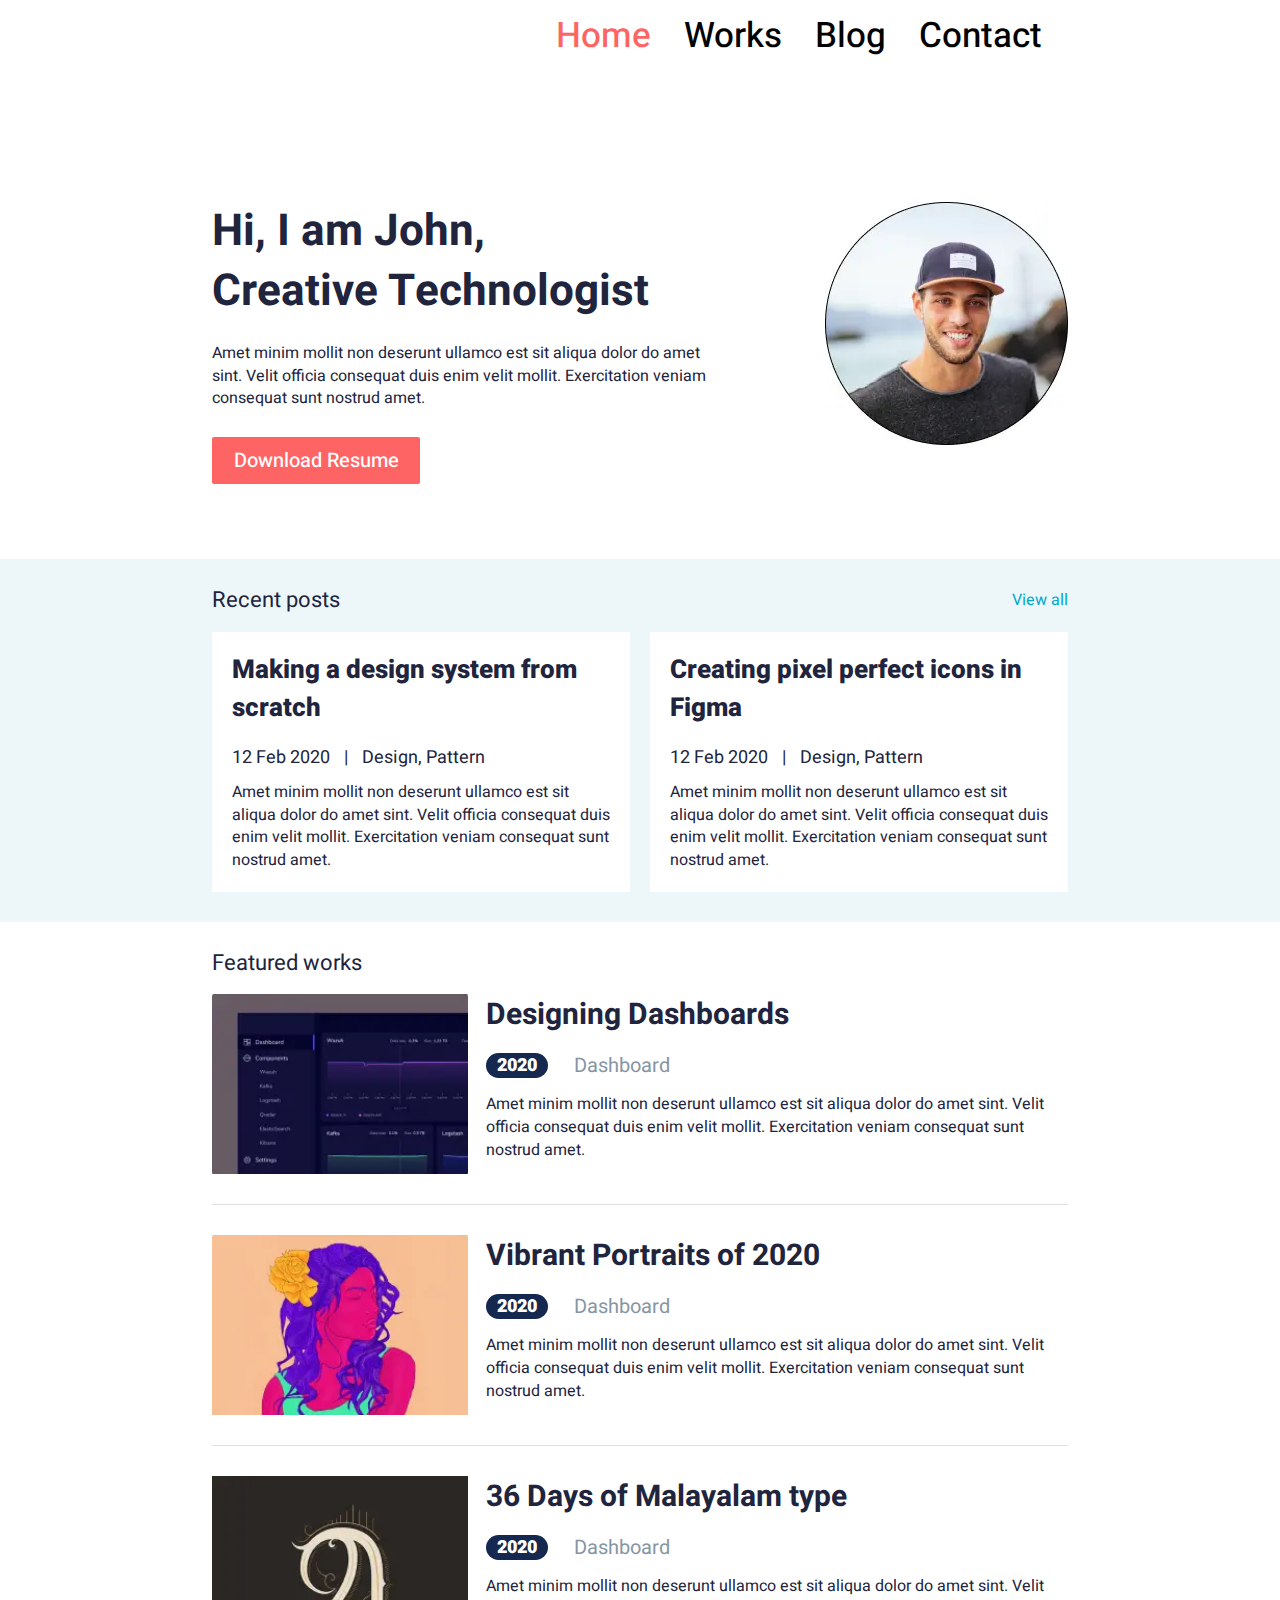
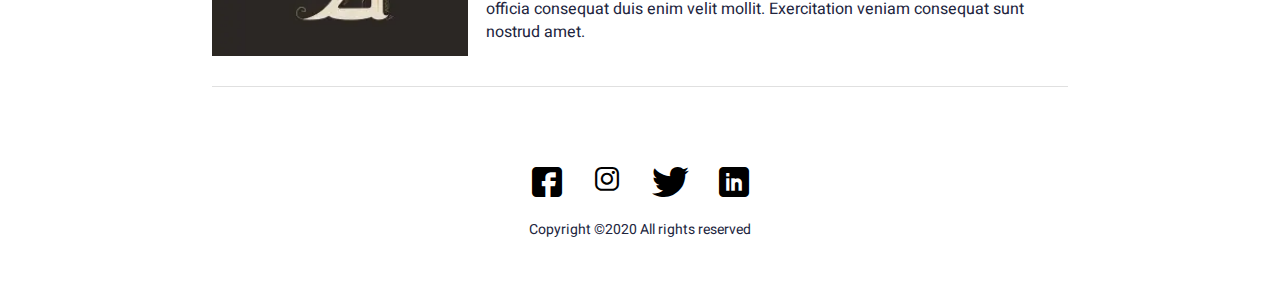
<file: index.html>
<!DOCTYPE html><html lang="en">  <head>    <title>HomePage</title>    <meta http-equiv="Content-type" content="text/html;charset=UTF-8" />    <meta name="format-detection" content="telephone=no">    <meta http-equiv="X-UA-Compatible" content="IE=edge">    <meta name="viewport" content="width=device-width, initial-scale=1.0, maximum-scale=1.0, user-scalable=0" />    <link rel="stylesheet" href="css/style.min.css">    <link rel="shortcut icon" href="favicon.ico"></head>  <body id="body">    <div class="wrapper">      <header class="header">  <div class="header__content">    <div class="header__menu menu">			<div class="menu__icon icon-menu">				<span></span>				<span></span>				<span></span>			</div>			<nav class="menu__body" >				<ul class="menu__list">					<li class="menu__item"><a href="index.html" class="menu__link _active" target="_self">Home</a></li>					<li class="menu__item"><a href="works.html" class="menu__link " target="_self">Works</a></li>					<li class="menu__item"><a href="blog.html" class="menu__link " target="_self">Blog</a></li>					<li class="menu__item"><a href="#" class="menu__link " target="_self">Contact</a></li>				</ul>			</nav>		</div>  		</div></header>      <main class="page">        <section class="hello">          <div class="hello__container _container">            <div class="hello__content">              <h1 class="hello__title title">Hi, I am John,<br>                Creative Technologist</h1>                <p class="hello__text text">Amet minim mollit non deserunt ullamco est sit aliqua dolor do amet sint. Velit officia consequat duis enim velit mollit. Exercitation veniam consequat sunt nostrud amet.</p>                <a href="#" class="hello__btn btn">Download Resume</a>            </div>              <picture><source srcset="img/header.webp" type="image/webp"><img src="img/header.jpg" alt="mainScreenAvatar" class="hello__avatar"></picture>          </div>          </section>        <section class="recent-posts">          <div class="recent-posts__container _container">            <div class="recent-posts__header">              <div class="recent-posts__title title-posts">Recent posts</div>              <a href="#" class="recent-posts__view-all">View all</a>            </div>            <div class="recent-posts__items">              <div class="recent-posts__column">                <article class="recent-posts__item recent-item">                  <h3 class="recent-item__title">Making a design system from scratch</h3>                  <div class="recent-item__info">12 Feb 2020 <span>|</span> Design, Pattern</div>                  <div class="recent-item__text text">Amet minim mollit non deserunt ullamco est sit aliqua dolor do amet sint. Velit officia consequat duis enim velit mollit. Exercitation veniam consequat sunt nostrud amet.</div>                </article>              </div>              <div class="recent-posts__column">                <article class="recent-posts__item recent-item">                  <h3 class="recent-item__title">Creating pixel perfect icons in Figma</h3>                  <div class="recent-item__info">12 Feb 2020 <span>|</span> Design, Pattern</div>                  <div class="recent-item__text text">Amet minim mollit non deserunt ullamco est sit aliqua dolor do amet sint. Velit officia consequat duis enim velit mollit. Exercitation veniam consequat sunt nostrud amet.</div>                </article>              </div>            </div>          </div>        </section>        <section class="featured-works">          <div class="featured-works__container _container">            <div class="featured-works__title title-posts">Featured works</div>            <div class="featured-works__items works">              <article class="featured-works__item works__item">                <a href="article.html" class="works__img _ibg">                  <picture><source srcset="img/content/worksOne.webp" type="image/webp"><img src="img/content/worksOne.jpg" alt="Work #1"></picture>                </a>                <div class="works__content">                  <div class="works__title">Designing Dashboards</div>                  <div class="works__info">                    <div class="works__year">2020</div>                    <div class="works__category">Dashboard</div>                  </div>                  <div class="works__text text">Amet minim mollit non deserunt ullamco est sit aliqua dolor do amet sint. Velit officia consequat duis enim velit mollit. Exercitation veniam consequat sunt nostrud amet.</div>                </div>              </article>              <article class="featured-works__item works__item">                <a href="#" class="works__img _ibg">                  <picture><source srcset="img/content/worksTwo.webp" type="image/webp"><img src="img/content/worksTwo.jpg" alt="Work #2"></picture>                </a>                <div class="works__content">                  <div class="works__title">Vibrant Portraits of 2020</div>                  <div class="works__info">                    <div class="works__year">2020</div>                    <div class="works__category">Dashboard</div>                  </div>                  <div class="works__text text">Amet minim mollit non deserunt ullamco est sit aliqua dolor do amet sint. Velit officia consequat duis enim velit mollit. Exercitation veniam consequat sunt nostrud amet.</div>                </div>              </article>              <article class="featured-works__item works__item">                <a href="#" class="works__img _ibg">                  <picture><source srcset="img/content/worksThree.webp" type="image/webp"><img src="img/content/worksThree.jpg" alt="Work #3"></picture>                </a>                <div class="works__content">                  <div class="works__title">36 Days of Malayalam type</div>                  <div class="works__info">                    <div class="works__year">2020</div>                    <div class="works__category">Dashboard</div>                  </div>                  <div class="works__text text">Amet minim mollit non deserunt ullamco est sit aliqua dolor do amet sint. Velit officia consequat duis enim velit mollit. Exercitation veniam consequat sunt nostrud amet.</div>                </div>              </article>            </div>          </div>        </section>      </main>      <footer class="footer">  <div class="footer__container _container">    <div class="footer__social social">      <a href="#" class="social__item _icon-facebook"></a>      <a href="#" class="social__item _icon-instagram"></a>      <a href="#" class="social__item _icon-twitter"></a>      <a href="#" class="social__item _icon-in"></a>  </div>  </div>  <div class="footer__copy">Copyright ©2020 All rights reserved </div></footer>    </div>    <script src="js/main.min.js"></script>  </body>      </div></html>
</file>
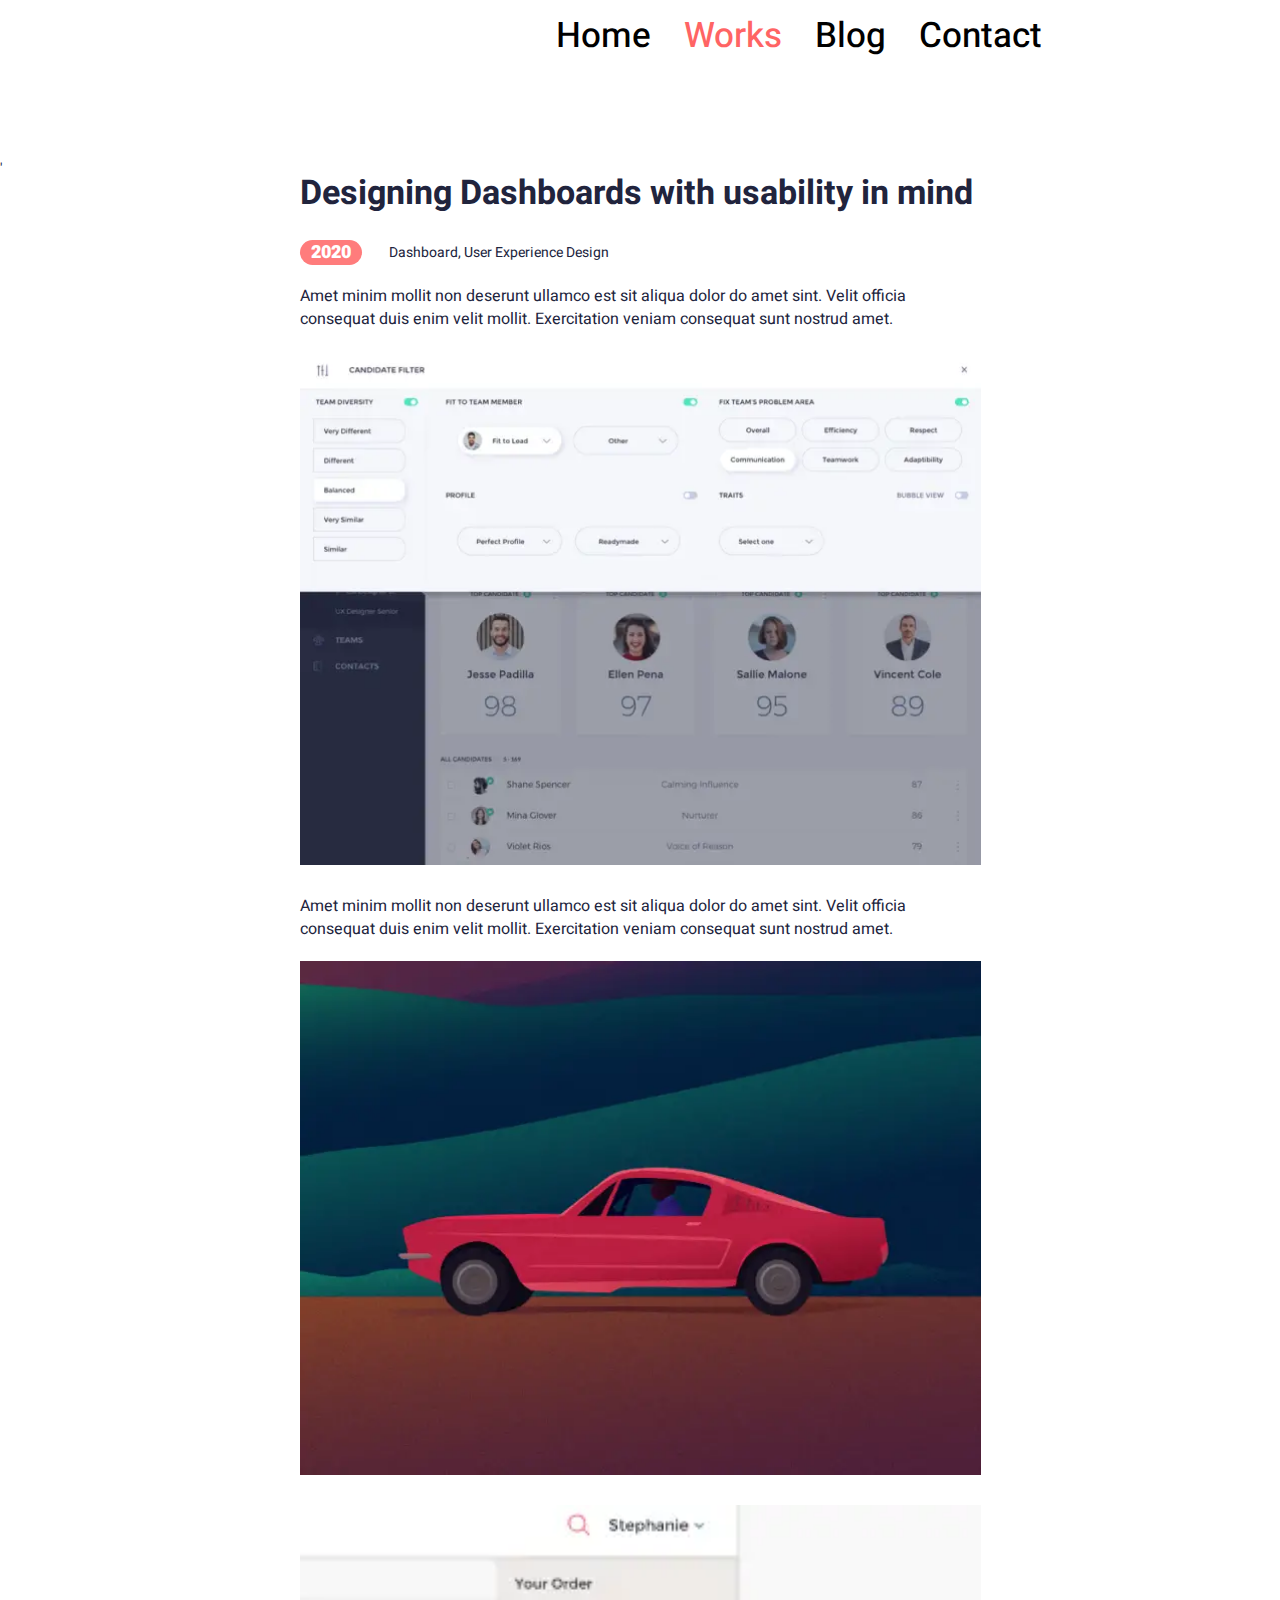
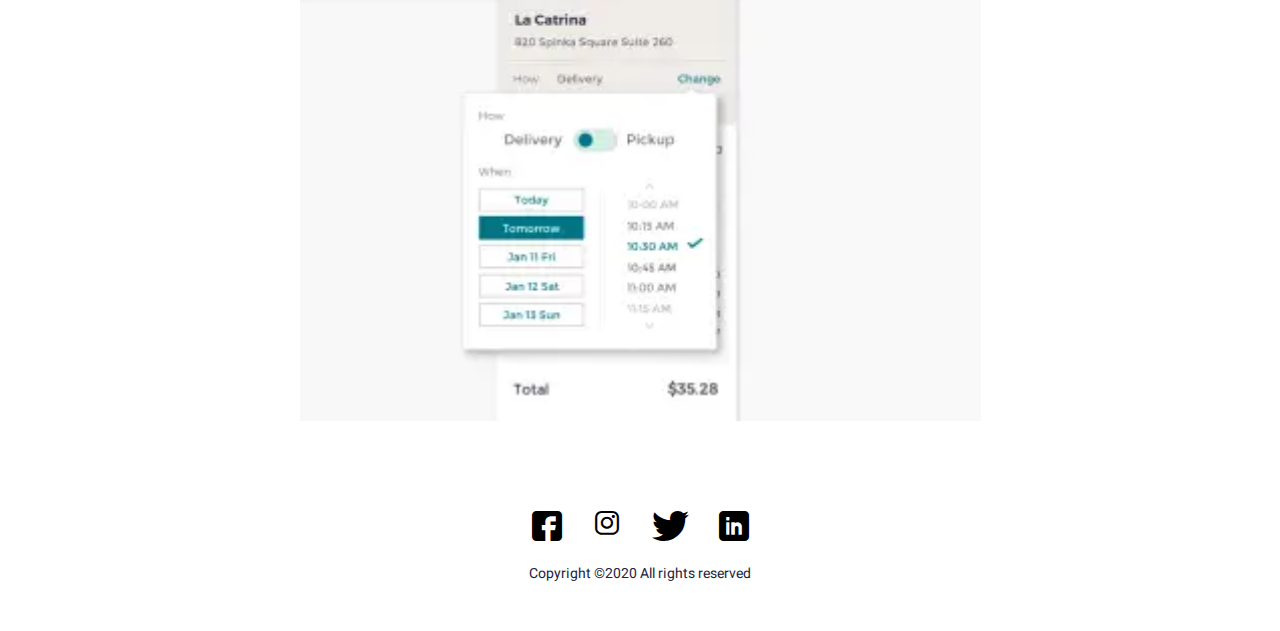
<file: article.html>
<!DOCTYPE html><html lang="en">	<head>    <title>Article</title>    <meta http-equiv="Content-type" content="text/html;charset=UTF-8" />    <meta name="format-detection" content="telephone=no">    <meta http-equiv="X-UA-Compatible" content="IE=edge">    <meta name="viewport" content="width=device-width, initial-scale=1.0, maximum-scale=1.0, user-scalable=0" />    <link rel="stylesheet" href="css/style.min.css">    <link rel="shortcut icon" href="favicon.ico"></head>	<body id="body">		<div class="wrapper">			<header class="header">  <div class="header__content">    <div class="header__menu menu">			<div class="menu__icon icon-menu">				<span></span>				<span></span>				<span></span>			</div>			<nav class="menu__body" >				<ul class="menu__list">					<li class="menu__item"><a href="index.html" class="menu__link " target="_self">Home</a></li>					<li class="menu__item"><a href="works.html" class="menu__link _active" target="_self">Works</a></li>					<li class="menu__item"><a href="blog.html" class="menu__link " target="_self">Blog</a></li>					<li class="menu__item"><a href="#" class="menu__link " target="_self">Contact</a></li>				</ul>			</nav>		</div>  		</div></header>			<main class="page">				<div class="article">'					<div class="article__container">						<h1 class="article__title ">Designing Dashboards with usability in mind</h1>						<div class="article__info">							<div class="article__year">2020</div>							<div class="article__category">Dashboard, User Experience Design</div>						</div>						<div class="article__text text">							<p>								Amet minim mollit non deserunt ullamco est sit aliqua dolor do amet sint. Velit officia consequat duis enim velit mollit. Exercitation veniam consequat sunt nostrud amet.							</p>							<picture><source srcset="img/article/first.webp" type="image/webp"><img src="img/article/first.jpg" alt=""></picture>							<p>								Amet minim mollit non deserunt ullamco est sit aliqua dolor do amet sint. Velit officia consequat duis enim velit mollit. Exercitation veniam consequat sunt nostrud amet.							</p>							<picture><source srcset="img/article/second.webp" type="image/webp"><img src="img/article/second.jpg" alt=""></picture>							<picture><source srcset="img/article/third.webp" type="image/webp"><img src="img/article/third.jpg" alt=""></picture>						</div>					</div>				</div>			</main>			<footer class="footer">  <div class="footer__container _container">    <div class="footer__social social">      <a href="#" class="social__item _icon-facebook"></a>      <a href="#" class="social__item _icon-instagram"></a>      <a href="#" class="social__item _icon-twitter"></a>      <a href="#" class="social__item _icon-in"></a>  </div>  </div>  <div class="footer__copy">Copyright ©2020 All rights reserved </div></footer>		</div>		<script src="js/main.min.js"></script>	</body>			</div></html>
</file>
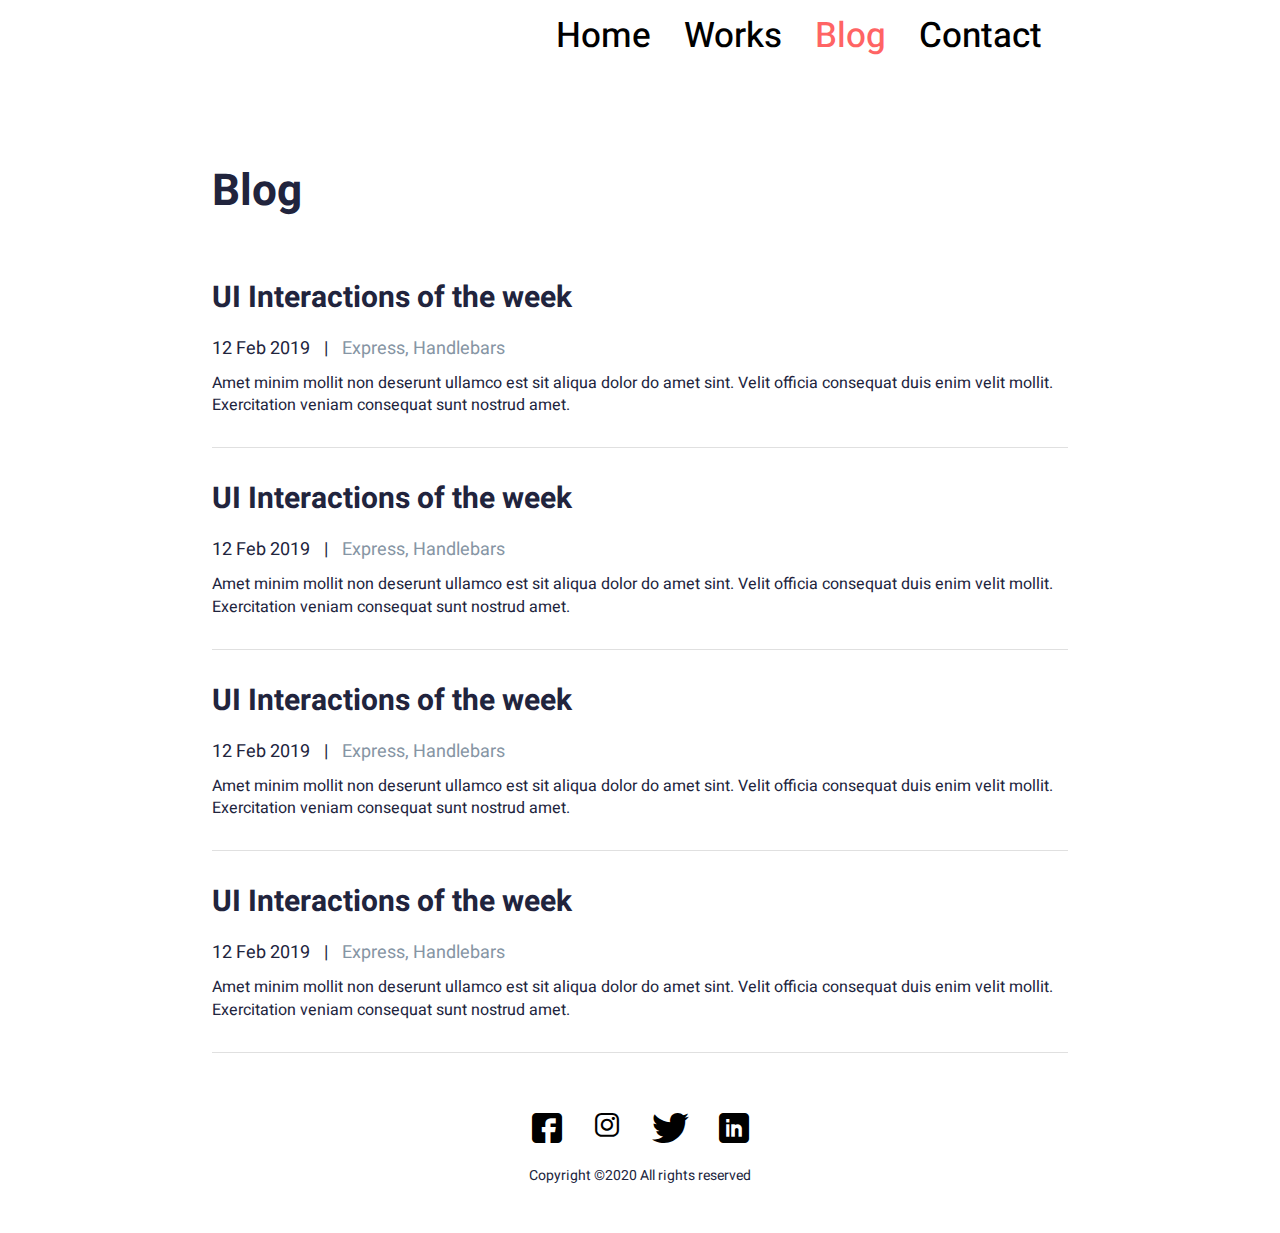
<file: blog.html>
<!DOCTYPE html><html lang="en">  <head>    <title>Blog</title>    <meta http-equiv="Content-type" content="text/html;charset=UTF-8" />    <meta name="format-detection" content="telephone=no">    <meta http-equiv="X-UA-Compatible" content="IE=edge">    <meta name="viewport" content="width=device-width, initial-scale=1.0, maximum-scale=1.0, user-scalable=0" />    <link rel="stylesheet" href="css/style.min.css">    <link rel="shortcut icon" href="favicon.ico"></head>  <body id="body">    <div class="wrapper">      <header class="header">  <div class="header__content">    <div class="header__menu menu">			<div class="menu__icon icon-menu">				<span></span>				<span></span>				<span></span>			</div>			<nav class="menu__body" >				<ul class="menu__list">					<li class="menu__item"><a href="index.html" class="menu__link " target="_self">Home</a></li>					<li class="menu__item"><a href="works.html" class="menu__link " target="_self">Works</a></li>					<li class="menu__item"><a href="blog.html" class="menu__link _active" target="_self">Blog</a></li>					<li class="menu__item"><a href="#" class="menu__link " target="_self">Contact</a></li>				</ul>			</nav>		</div>  		</div></header>      <main class="page">        <section class="blog">          <div class="blog__container _container">            <h1 class="blog__title title">Blog</h1>            <div class="blog__items">              <article class="blog__item blog-item">                  <a class="blog-item__title">UI Interactions of the week</a>                  <div class="blog-item__info">12 Feb 2019 <span>|</span> <span>Express, Handlebars</span></div>                  <div class="blog-item__text text">Amet minim mollit non deserunt ullamco est sit aliqua dolor do amet sint. Velit officia consequat duis enim velit mollit. Exercitation veniam consequat sunt nostrud amet.</div>              </article>              <article class="blog__item blog-item">                <a class="blog-item__title">UI Interactions of the week</a>                <div class="blog-item__info">12 Feb 2019 <span>|</span> <span>Express, Handlebars</span></div>                <div class="blog-item__text text">Amet minim mollit non deserunt ullamco est sit aliqua dolor do amet sint. Velit officia consequat duis enim velit mollit. Exercitation veniam consequat sunt nostrud amet.</div>            </article>            <article class="blog__item blog-item">              <a class="blog-item__title">UI Interactions of the week</a>              <div class="blog-item__info">12 Feb 2019 <span>|</span> <span>Express, Handlebars</span></div>              <div class="blog-item__text text">Amet minim mollit non deserunt ullamco est sit aliqua dolor do amet sint. Velit officia consequat duis enim velit mollit. Exercitation veniam consequat sunt nostrud amet.</div>          </article>          <article class="blog__item blog-item">            <a class="blog-item__title">UI Interactions of the week</a>            <div class="blog-item__info">12 Feb 2019 <span>|</span> <span>Express, Handlebars</span></div>            <div class="blog-item__text text">Amet minim mollit non deserunt ullamco est sit aliqua dolor do amet sint. Velit officia consequat duis enim velit mollit. Exercitation veniam consequat sunt nostrud amet.</div>        </article>            </div>          </div>        </section>      </main>      <footer class="footer">  <div class="footer__container _container">    <div class="footer__social social">      <a href="#" class="social__item _icon-facebook"></a>      <a href="#" class="social__item _icon-instagram"></a>      <a href="#" class="social__item _icon-twitter"></a>      <a href="#" class="social__item _icon-in"></a>  </div>  </div>  <div class="footer__copy">Copyright ©2020 All rights reserved </div></footer>    </div>    <script src="js/main.min.js"></script>  </body>      </div></html>
</file>
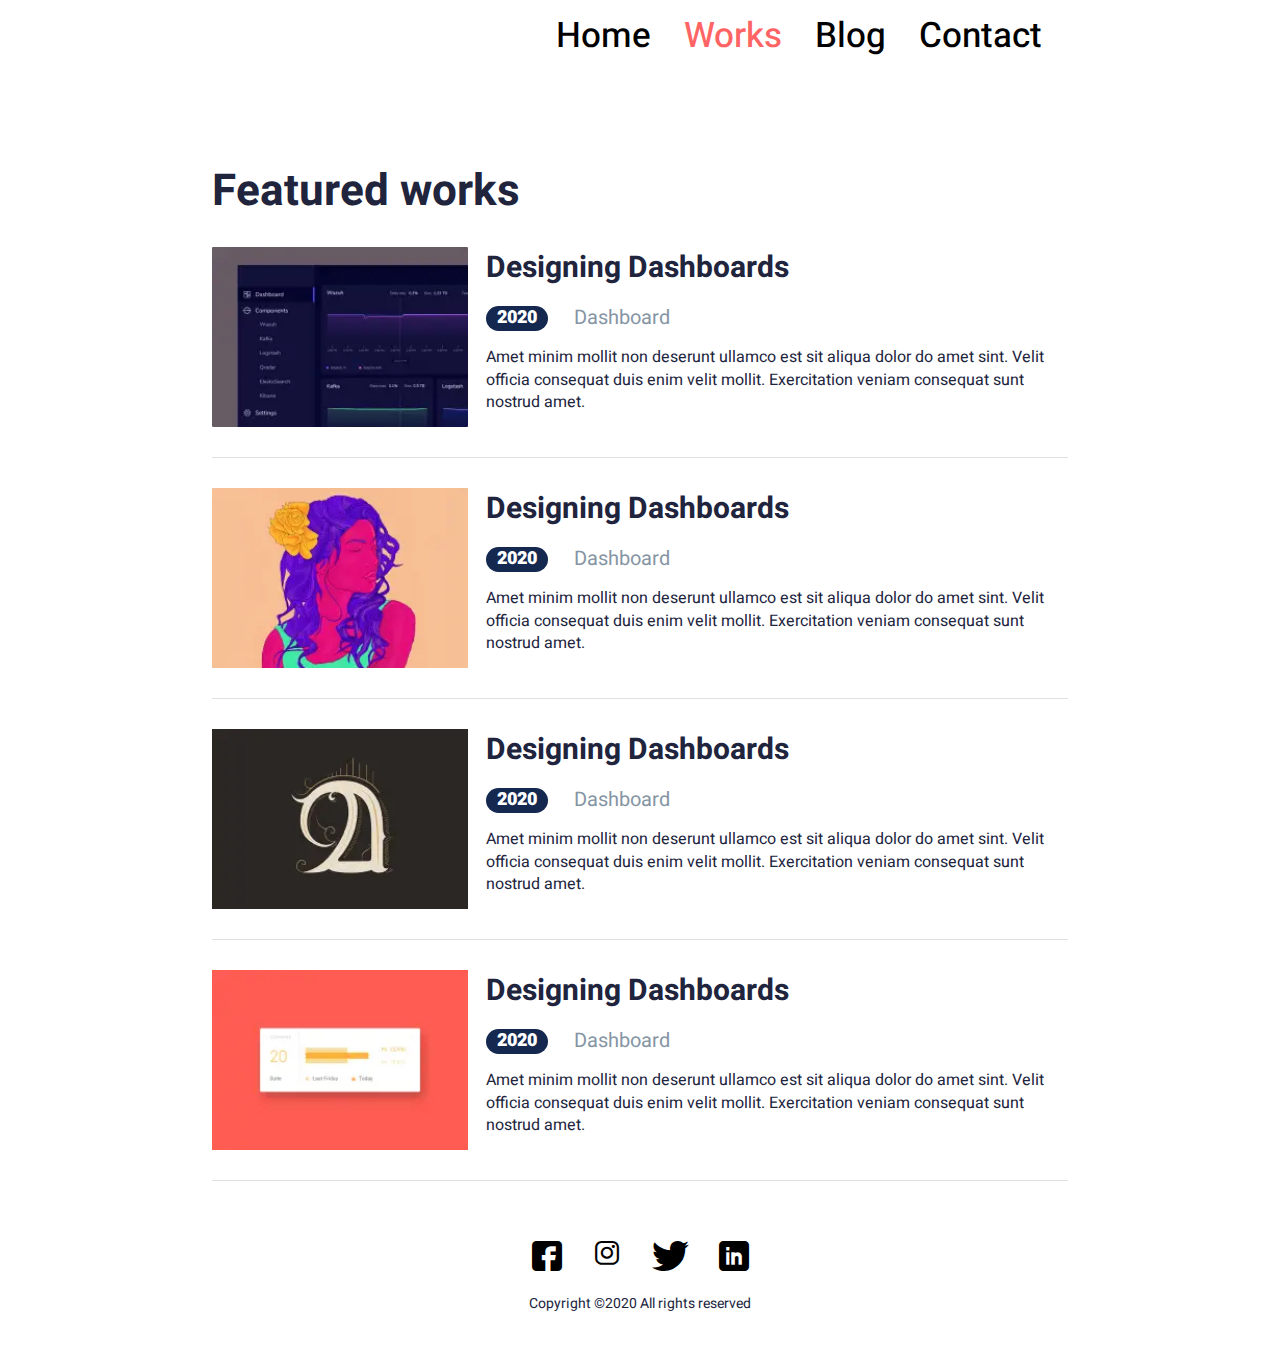
<file: works.html>
<!DOCTYPE html><html lang="en">  <head>    <title>Works</title>    <meta http-equiv="Content-type" content="text/html;charset=UTF-8" />    <meta name="format-detection" content="telephone=no">    <meta http-equiv="X-UA-Compatible" content="IE=edge">    <meta name="viewport" content="width=device-width, initial-scale=1.0, maximum-scale=1.0, user-scalable=0" />    <link rel="stylesheet" href="css/style.min.css">    <link rel="shortcut icon" href="favicon.ico"></head>  <body id="body">    <div class="wrapper">      <header class="header">  <div class="header__content">    <div class="header__menu menu">			<div class="menu__icon icon-menu">				<span></span>				<span></span>				<span></span>			</div>			<nav class="menu__body" >				<ul class="menu__list">					<li class="menu__item"><a href="index.html" class="menu__link " target="_self">Home</a></li>					<li class="menu__item"><a href="works.html" class="menu__link _active" target="_self">Works</a></li>					<li class="menu__item"><a href="blog.html" class="menu__link " target="_self">Blog</a></li>					<li class="menu__item"><a href="#" class="menu__link " target="_self">Contact</a></li>				</ul>			</nav>		</div>  		</div></header>      <main class="page">        <section class="works works-open">          <div class="works__container _container">            <h1 class="works__title-sup title">Featured works</h1>            <div class="works__items works-items">              <article class="works__item">                <a href="article.html" class="works__img _ibg">                  <picture><source srcset="img/content/worksOne.webp" type="image/webp"><img src="img/content/worksOne.jpg" alt="Work #1"></picture>                </a>                <div class="works__content">                  <div class="works__title">Designing Dashboards</div>                  <div class="works__info">                    <div class="works__year">2020</div>                    <div class="works__category">Dashboard</div>                  </div>                  <div class="works__text text">Amet minim mollit non deserunt ullamco est sit aliqua dolor do amet sint. Velit officia consequat duis enim velit mollit. Exercitation veniam consequat sunt nostrud amet.</div>                </div>              </article>              <article class="works__item">                <a href="#" class="works__img _ibg">                  <picture><source srcset="img/content/worksTwo.webp" type="image/webp"><img src="img/content/worksTwo.jpg" alt="Work #2"></picture>                </a>                <div class="works__content">                  <div class="works__title">Designing Dashboards</div>                  <div class="works__info">                    <div class="works__year">2020</div>                    <div class="works__category">Dashboard</div>                  </div>                  <div class="works__text text">Amet minim mollit non deserunt ullamco est sit aliqua dolor do amet sint. Velit officia consequat duis enim velit mollit. Exercitation veniam consequat sunt nostrud amet.</div>                </div>              </article>                            <article class="works__item">                <a href="#" class="works__img _ibg">                  <picture><source srcset="img/content/worksThree.webp" type="image/webp"><img src="img/content/worksThree.jpg" alt="Work #3"></picture>                </a>                <div class="works__content">                  <div class="works__title">Designing Dashboards</div>                  <div class="works__info">                    <div class="works__year">2020</div>                    <div class="works__category">Dashboard</div>                  </div>                  <div class="works__text text">Amet minim mollit non deserunt ullamco est sit aliqua dolor do amet sint. Velit officia consequat duis enim velit mollit. Exercitation veniam consequat sunt nostrud amet.</div>                </div>              </article>                            <article class="works__item">                <a href="#" class="works__img _ibg">                  <picture><source srcset="img/content/worksFour.webp" type="image/webp"><img src="img/content/worksFour.jpg" alt="Work #4"></picture>                </a>                <div class="works__content">                  <div class="works__title">Designing Dashboards</div>                  <div class="works__info">                    <div class="works__year">2020</div>                    <div class="works__category">Dashboard</div>                  </div>                  <div class="works__text text">Amet minim mollit non deserunt ullamco est sit aliqua dolor do amet sint. Velit officia consequat duis enim velit mollit. Exercitation veniam consequat sunt nostrud amet.</div>                </div>              </article>            </div>          </div>        </section>      </main>      <footer class="footer">  <div class="footer__container _container">    <div class="footer__social social">      <a href="#" class="social__item _icon-facebook"></a>      <a href="#" class="social__item _icon-instagram"></a>      <a href="#" class="social__item _icon-twitter"></a>      <a href="#" class="social__item _icon-in"></a>  </div>  </div>  <div class="footer__copy">Copyright ©2020 All rights reserved </div></footer>    </div>    <script src="js/main.min.js"></script>  </body>      </div></html>
</file>
<file: css/style.min.css>
@charset "UTF-8";@import url(https://fonts.googleapis.com/css?family=Heebo:regular,500,700,800&display=swap);@font-face{font-family:icons;font-display:swap;src:url(../fonts/icons.woff) format("woff"),url(../fonts/icons.woff2) format("woff2");font-weight:400;font-style:normal}@font-face{font-family:icons;font-display:swap;src:url(../fonts/icons.woff) format("woff"),url(../fonts/icons.woff2#icons) format("woff2");font-weight:400;font-style:normal;font-display:block}[class*=_icon-]:before,[class^=_icon-]:before{font-family:icons;speak:never;font-style:normal;font-weight:400;font-variant:normal;text-transform:none;line-height:1;-webkit-font-smoothing:antialiased;-moz-osx-font-smoothing:grayscale}[class*=_icon-]:before,[class^=_icon-]:before{display:block}._icon-facebook:before{content:""}._icon-in:before{content:""}._icon-instagram:before{content:""}._icon-twitter:before{content:""}html{line-height:1.15;-webkit-text-size-adjust:100%}body{margin:0}main{display:block}h1{font-size:2em;margin:0 0}hr{-webkit-box-sizing:content-box;box-sizing:content-box;height:0;overflow:visible}pre{font-family:monospace,monospace;font-size:1em}a{background-color:transparent}abbr[title]{border-bottom:none;text-decoration:underline;-webkit-text-decoration:underline dotted;text-decoration:underline dotted}b,strong{font-weight:bolder}code,kbd,samp{font-family:monospace,monospace;font-size:1em}small{font-size:80%}sub,sup{font-size:75%;line-height:0;position:relative;vertical-align:baseline}sub{bottom:-.25em}sup{top:-.5em}img{border-style:none}button,input,optgroup,select,textarea{font-family:inherit;font-size:100%;line-height:1.15;margin:0}button,input{overflow:visible}button,select{text-transform:none}[type=button],[type=reset],[type=submit],button{-webkit-appearance:button}[type=button]::-moz-focus-inner,[type=reset]::-moz-focus-inner,[type=submit]::-moz-focus-inner,button::-moz-focus-inner{border-style:none;padding:0}[type=button]:-moz-focusring,[type=reset]:-moz-focusring,[type=submit]:-moz-focusring,button:-moz-focusring{outline:1px dotted ButtonText}fieldset{padding:.35em .75em .625em}legend{-webkit-box-sizing:border-box;box-sizing:border-box;color:inherit;display:table;max-width:100%;padding:0;white-space:normal}progress{vertical-align:baseline}textarea{overflow:auto}[type=checkbox],[type=radio]{-webkit-box-sizing:border-box;box-sizing:border-box;padding:0}[type=number]::-webkit-inner-spin-button,[type=number]::-webkit-outer-spin-button{height:auto}[type=search]{-webkit-appearance:textfield;outline-offset:-2px}[type=search]::-webkit-search-decoration{-webkit-appearance:none}::-webkit-file-upload-button{-webkit-appearance:button;font:inherit}details{display:block}summary{display:list-item}template{display:none}[hidden]{display:none}*{padding:0;margin:0;border:0}*,:after,:before{-webkit-box-sizing:border-box;box-sizing:border-box}:active,:focus{outline:0}aside,footer,header,nav,section{display:block}body,html{height:100%;margin:0;padding:0;min-width:320px;position:relative;width:100%;color:#000}body{font-size:100%;line-height:1;font-size:14px;font-family:Heebo;-moz-text-size-adjust:100%;-webkit-text-size-adjust:100%;-ms-text-size-adjust:100%}body.lock{overflow:hidden}button,input,textarea{font-family:Heebo}input::-ms-clear{display:none}button{cursor:pointer}button::-moz-focus-inner{padding:0;border:0}a,a:visited{text-decoration:none}a:hover{text-decoration:none}ul li{list-style:none}img{vertical-align:top}h1,h2,h3,h4,h5,h6{font-weight:inherit;font-size:inherit}body{color:#21243d;font-size:14px}body._lock{overflow:hidden}.wrapper{width:100%;min-height:100vh;overflow:hidden;display:-webkit-box;display:-ms-flexbox;display:flex;-webkit-box-orient:vertical;-webkit-box-direction:normal;-ms-flex-direction:column;flex-direction:column}._container{max-width:856px;margin:0 auto}.title{font-size:44px;font-weight:700;line-height:136.3636363636%}.text{font-size:16px;line-height:143.75%}.title-posts{font-size:22px}._ibg{position:relative}._ibg img{position:absolute;width:100%;height:100%;top:0;left:0;-o-object-fit:cover;object-fit:cover}body.ie ._ibg{background-size:cover;background-position:center;background-repeat:no-repeat}body.ie ._ibg img{width:0;height:0;opacity:0;visibility:hidden}.btn{width:208px;height:47px;background-color:#ff6464;border-radius:2px;display:-webkit-inline-box;display:-ms-inline-flexbox;display:inline-flex;-webkit-box-align:center;-ms-flex-align:center;align-items:center;-webkit-box-pack:center;-ms-flex-pack:center;justify-content:center;text-align:center;font-weight:500;padding:0 20px;line-height:145%;font-size:20px;color:#fff;-webkit-transition:background-color .4s ease-in-out;-o-transition:background-color .4s ease-in-out;transition:background-color .4s ease-in-out}.btn._fw{width:100%}.hello{padding:40px 0 71px 0}.hello__container{display:flex;display:-webkit-box;display:-ms-flexbox;display:-moz-box;font-size:0;-webkit-box-pack:justify;-ms-flex-pack:justify;justify-content:space-between;-webkit-box-align:start;-ms-flex-align:start;align-items:flex-start}.hello__content{display:flex;display:-webkit-box;display:-ms-flexbox;display:-moz-box;font-size:0;-webkit-box-orient:vertical;-webkit-box-direction:normal;-ms-flex-direction:column;flex-direction:column;-webkit-box-flex:1;-ms-flex:1 1 auto;flex:1 1 auto;padding:0 105px 0 0}.hello__content :last-child{margin-bottom:0}.hello__title{margin:0 0 20px 0}.hello__text{margin:0 0 27px 0}.hello__avatar{-webkit-box-flex:0;-ms-flex:0 0 243px;flex:0 0 243px;height:243px;position:relative;-webkit-box-shadow:0 13px 20px 10 px #edf7fa;box-shadow:0 13px 20px 10 px #edf7fa;margin:0 0 43px 0}.hello__avatar img{max-width:100%}.recent-posts{background-color:#edf7fa;padding:30px 0}.recent-posts__header{display:flex;display:-webkit-box;display:-ms-flexbox;display:-moz-box;font-size:0;margin:0 0 20px 0}.recent-posts__title{-webkit-box-flex:1;-ms-flex:1 1 auto;flex:1 1 auto;padding:0 20px 0 0}.recent-posts__view-all{font-size:16px;color:#00a8cc;line-height:143.75%;cursor:pointer;-webkit-box-flex:0;-ms-flex:0 0 auto;flex:0 0 auto;position:relative}.recent-posts__view-all:before{content:"";position:absolute;top:95%;left:0;width:100%;height:1px;background:#00a8cc;-webkit-transform:scale(0);-ms-transform:scale(0);transform:scale(0);-webkit-transition:.25s ease;-o-transition:.25s ease;transition:.25s ease}.recent-posts__items{margin:-5px 0}.recent-posts__items :first-child{-webkit-box-flex:1;-ms-flex:1 1 auto;flex:1 1 auto}.recent-posts__column{padding:5px 0}.recent-item{background-color:#fff;padding:20px}.recent-item :last-child{margin-bottom:0}.recent-item__title{font-size:26px;line-height:146.1538461538%;font-weight:800;margin:0 0 17px 0;cursor:pointer;-webkit-transition:.35s ease;-o-transition:.35s ease;transition:.35s ease}.recent-item__info{font-size:18px;margin:0 0 10px 0;line-height:144.4444444444%}.recent-item__info span{margin:0 10px}.featured-works{padding:30px 0 80px 0}.featured-works :last-child{margin-bottom:0}.featured-works__title{margin:0 0 20px 0}.header__content{padding:0 10px;max-width:1052px;position:relative;z-index:55}.header__menu{display:flex;display:-webkit-box;display:-ms-flexbox;display:-moz-box;font-size:0;-webkit-box-pack:end;-ms-flex-pack:end;justify-content:flex-end;height:72px;-webkit-box-align:center;-ms-flex-align:center;align-items:center;padding:10px 0}.menu__list .menu__item{margin:0 0 40px 0}.menu__list .menu__item:last-child{margin:0}.menu__link{color:#000;font-weight:500;font-size:calc(35px + 0 * ((100vw - 320px)/ 536));-webkit-transition:.35s ease;-o-transition:.35s ease;transition:.35s ease}.menu__link._active{color:#ff6464}.icon-menu{display:none}.footer{height:120px}.footer__copy{text-align:center}.social{display:-webkit-box;display:-ms-flexbox;display:flex;-webkit-box-pack:center;-ms-flex-pack:center;justify-content:center;-webkit-box-align:center;-ms-flex-align:center;align-items:center;margin:0 0 26px 0}.social__item{color:#000;font-size:30px;margin:0 30px 0 0;-webkit-transition:.35s ease;-o-transition:.35s ease;transition:.35s ease}.social__item:last-child{margin:0}.works .works__title-sup{margin:0 0 25px 0}.works__item{border-bottom:1px solid #e0e0e0;margin:0 0 30px 0;padding:0 0 30px 0}.works__img{-webkit-box-flex:0;-ms-flex:0 0 256px;flex:0 0 256px;min-height:180px;position:relative;display:block}.works__img:before{content:"READ MORE";top:0;left:0;width:100%;height:100%;font-size:20px;text-transform:uppercase;font-weight:700;text-align:center;display:-webkit-inline-box;display:-ms-inline-flexbox;display:inline-flex;-webkit-box-pack:center;-ms-flex-pack:center;justify-content:center;-webkit-box-align:center;-ms-flex-align:center;align-items:center;color:#ff6464}.works__img:after{content:"";top:50%;left:65%;-webkit-transform:translate(-50%,-50%) rotate(-45deg);-ms-transform:translate(-50%,-50%) rotate(-45deg);transform:translate(-50%,-50%) rotate(-45deg);width:10px;height:10px;border-bottom:2px solid #ff6464;border-right:2px solid #ff6464}.works__img:after,.works__img:before{-webkit-transition:.35s ease;-o-transition:.35s ease;transition:.35s ease;position:absolute;opacity:0;visibility:hidden}.works__img img{-webkit-transition:.35s ease;-o-transition:.35s ease;transition:.35s ease;opacity:1;z-index:2}.works__content{-webkit-box-flex:1;-ms-flex:1 1 auto;flex:1 1 auto}.works__title{font-weight:700;font-size:30px;margin:0 0 15px 0;font-weight:700;line-height:146.6666666667%;display:inline-block}.works__info{display:-webkit-box;display:-ms-flexbox;display:flex;-webkit-box-align:center;-ms-flex-align:center;align-items:center;margin:0 0 15px 0}.works__year{display:-webkit-inline-box;display:-ms-inline-flexbox;display:inline-flex;-webkit-box-align:center;-ms-flex-align:center;align-items:center;-webkit-box-pack:center;-ms-flex-pack:center;justify-content:center;color:#fff;background:#142850;padding:10px;font-size:18px;border-radius:16px;width:62px;height:25px;font-weight:900}.works__category{font-size:20px;color:#8695a4;margin:0 0 0 26px}.works-open{padding:0 0 60px 0}.works-open :last-child{margin-bottom:0}.blog{padding:0 0 60px 0}.blog__items :last-child{margin:0}.blog__title{margin:0 0 55px 0}.blog-item{border-bottom:1px solid #e0e0e0;margin:0 0 30px 0;padding:0 0 30px 0}.blog-item__title{font-weight:500;font-size:30px;margin:0 0 15px 0;font-weight:700;line-height:146.6666666667%;display:inline-block;cursor:pointer;-webkit-transition:.35s ease;-o-transition:.35s ease;transition:.35s ease}.blog-item__info{font-size:18px;margin:0 0 10px 0;line-height:144.4444444444%}.blog-item__info span:nth-child(1){margin:0 10px}.blog-item__info span:nth-child(2){color:#8695a4}.article{padding:0 0 60px 0}.article__container{max-width:701px;margin:0 auto;padding:0 10px}.article__title{font-size:34px;font-weight:700;margin:0 0 30px 0}.article__info{display:-webkit-box;display:-ms-flexbox;display:flex;-webkit-box-align:center;-ms-flex-align:center;align-items:center;margin:0 0 20px 0}.article__year{display:-webkit-inline-box;display:-ms-inline-flexbox;display:inline-flex;-webkit-box-align:center;-ms-flex-align:center;align-items:center;-webkit-box-pack:center;-ms-flex-pack:center;justify-content:center;color:#fff;background:#ff7c7c;padding:10px;font-size:18px;border-radius:16px;width:62px;height:25px;font-weight:900}.article__category{margin:0 0 0 27px}.article__text{text-align:left}.article__text p{margin:0 0 20px 0}.article__text img{margin:0 0 30px 0;display:block;width:100%}body._active{overflow:hidden}.page{padding:90px 0 0 0}@media (min-width:767.98px){.recent-posts__items{display:-webkit-box;display:-ms-flexbox;display:flex;margin:0 -10px}.recent-posts__column{padding:0 10px;-webkit-box-flex:0;-ms-flex:0 0 50%;flex:0 0 50%;display:-webkit-box;display:-ms-flexbox;display:flex}.menu__list{display:-webkit-box;display:-ms-flexbox;display:flex}.menu__list .menu__item{margin:0 33px 0 0}.menu__list .menu__item:last-child{margin:0}.works__item{display:-webkit-box;display:-ms-flexbox;display:flex;-webkit-box-align:start;-ms-flex-align:start;align-items:flex-start}.works__content{padding:0 0 0 18px}.blog-item{display:-webkit-box;display:-ms-flexbox;display:flex;-webkit-box-align:start;-ms-flex-align:start;align-items:flex-start;-webkit-box-orient:vertical;-webkit-box-direction:normal;-ms-flex-direction:column;flex-direction:column}}@media (min-width:991.98px){.recent-posts__view-all:hover:before{-webkit-transform:scale(1);-ms-transform:scale(1);transform:scale(1)}.recent-item__title:hover{color:#ff6464}.menu__link:hover{color:#ff6464}.social__item:hover{color:#ff6464}.works__img img:hover{-webkit-transform:translateX(-35px);-ms-transform:translateX(-35px);transform:translateX(-35px);opacity:0}.works__img:hover:after,.works__img:hover:before{opacity:1;visibility:visible}.works__img:hover:before{-webkit-transform:translateX(-15px);-ms-transform:translateX(-15px);transform:translateX(-15px)}.works__img:hover:after{left:73%}.blog-item__title:hover{color:#ff6464}}@media (min-width:992px){.btn:hover{background-color:rgba(228,46,46,.959)}}@media (max-width:991.98px){._container{max-width:750px}}@media (max-width:868px){.hello{padding:0 0 71px 0}.hello__content{padding:0 50px 0 0}}@media (max-width:767.98px){body.lock{width:100%;position:fixed;overflow:hidden}._container{max-width:none;padding:0 10px}.title{font-size:32px}.title-posts{font-size:18px;text-align:center}.hello__container{-webkit-box-orient:vertical;-webkit-box-direction:reverse;-ms-flex-direction:column-reverse;flex-direction:column-reverse;-webkit-box-pack:center;-ms-flex-pack:center;justify-content:center;-webkit-box-align:center;-ms-flex-align:center;align-items:center;text-align:center}.hello__content{padding:0}.hello__title{margin:0 0 15px 0}.hello__text{margin:0 0 20px 0;padding:0 12px}.hello__avatar{height:185px;width:185px}.recent-posts{padding:20px 0}.recent-posts__view-all{display:none}.recent-item__title{margin:0 0 10px 0}.recent-item__info{font-size:16px;margin:0 0 5px 0}.featured-works{padding:30px 0 30px 0}.featured-works__items{display:-webkit-box;display:-ms-flexbox;display:flex;overflow:auto}.featured-works__item{-webkit-box-flex:0;-ms-flex:0 0 90%;flex:0 0 90%;margin:0 15px 0 0}.featured-works__item:last-child{margin:0}.header__menu{height:40px}.menu__body{position:fixed;top:0;left:0;width:100%;height:100%;overflow:auto;padding:70px 10px 30px 10px;-webkit-transition:.5s ease;-o-transition:.5s ease;transition:.5s ease;-webkit-transform:translateY(-100%) scaleY(0);-ms-transform:translateY(-100%) scaleY(0);transform:translateY(-100%) scaleY(0);background:rgba(228,227,227,.95)}.menu__body._active{-webkit-transform:translateY(0) scaleY(1);-ms-transform:translateY(0) scaleY(1);transform:translateY(0) scaleY(1)}.menu__link{display:block;text-align:center}.icon-menu{display:block;position:relative;top:18px;width:30px;height:18px;cursor:pointer;z-index:5}.icon-menu span{-webkit-transition:all .3s ease;-o-transition:all .3s ease;transition:all .3s ease;top:calc(50% - 1px);left:0;position:absolute;width:100%;height:2px;background-color:#000}.icon-menu span:first-child{top:0}.icon-menu span:last-child{top:auto;bottom:0}.icon-menu._active span{-webkit-transform:scale(0);-ms-transform:scale(0);transform:scale(0)}.icon-menu._active span:first-child{-webkit-transform:rotate(-45deg);-ms-transform:rotate(-45deg);transform:rotate(-45deg);top:calc(50% - 1px)}.icon-menu._active span:last-child{-webkit-transform:rotate(45deg);-ms-transform:rotate(45deg);transform:rotate(45deg);bottom:calc(50% - 1px)}.footer{height:80px}.social{margin:0 0 15px 0}.social__item{margin:0 20px 0 0}.works .works__title-sup{margin:0 0 15px 0}.works__img{padding:0 0 60% 0;margin:0 0 20px 0}.works__title{font-size:24px}.works-open{padding:0 0 30px 0}.blog{padding:0 0 30px 0}.blog__title{margin:0 0 20px 0}.blog-item__title{font-size:24px;margin:0 0 10px 0}.blog-item__info{font-size:16px;margin:0 0 5px 0}.article{padding:0 0 30px 0}.article__title{font-size:30px}.article__info{margin:0 0 15px 0}.article__text{text-align:center}.article__text img{margin:0 auto 30px auto}.page{padding:40px 0 0 0}}
</file>
